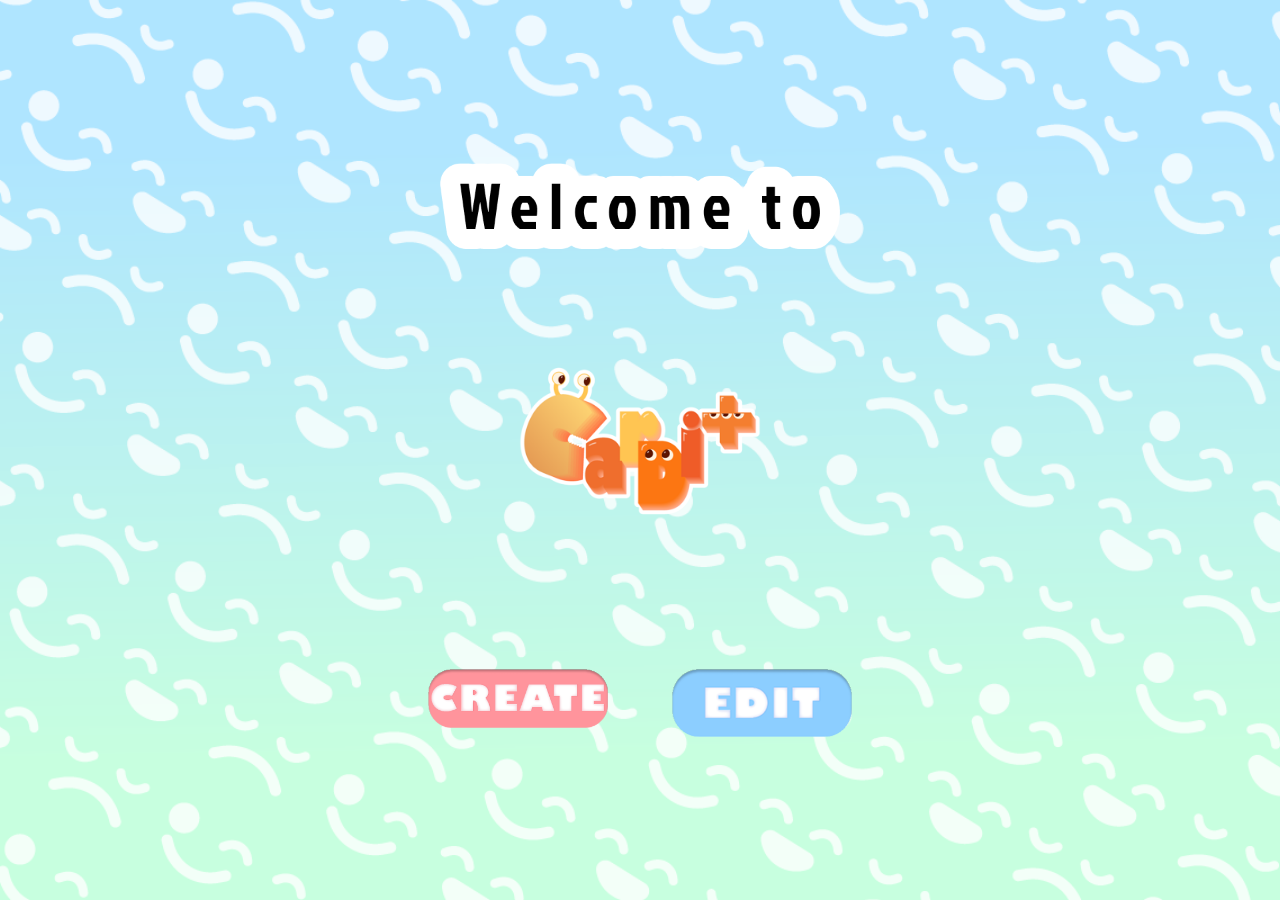
<file: index.html>
<!DOCTYPE html>
<html lang="en">
  <head>
    <meta charset="UTF-8" />
    <meta name="viewport" content="width=device-width, initial-scale=1.0" />
    <title>Main Menu</title>
    <link rel="stylesheet" href="style.css" />
  </head>
  <body>
    <div class="main-menu">
      <img class="background" src="html/img/e2d6e04141b9888f9fa7a87f461940ed91a5bf17.png" />

      <div class="content">
        <img class="welcome" src="html/img/Welcome to.png" />
        <img class="logo" src="html/img/TYPOLOGO2 1.png" />

        <div class="buttons">
          <a href="html/Create.html">
           <img class="btn create" src="html/img/Pressed_=True-1.png" alt="Create" />
           </a>


          <img class="btn edit" src="html/img/Pressed_=True.png" alt="Edit" />
        </div>
      </div>
    </div>
  </body>
</html>
</file>
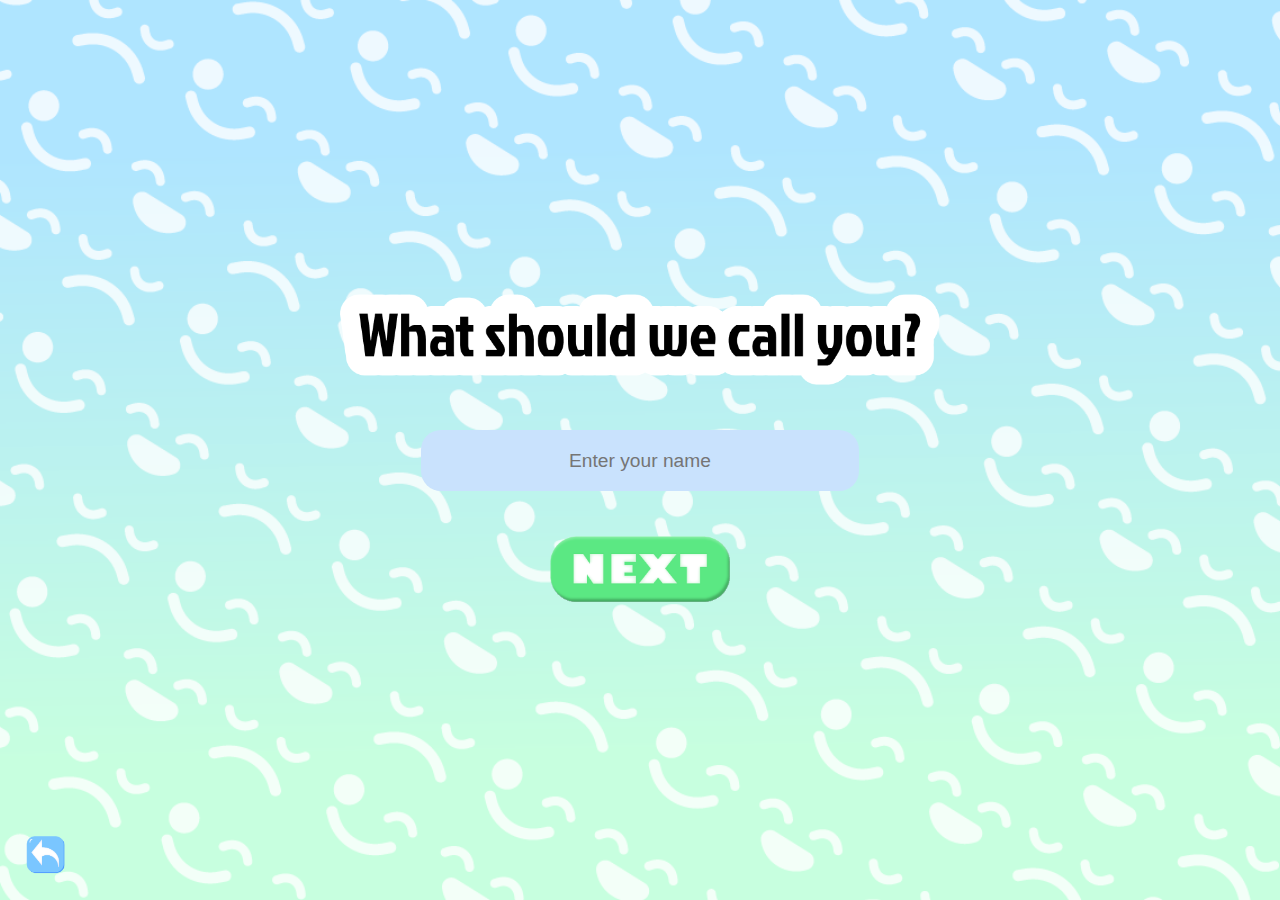
<file: html/Create.html>
<!DOCTYPE html>
<html lang="en">
  <head>
    <meta charset="utf-8" />
    <meta name="viewport" content="width=device-width, initial-scale=1" />
    <link rel="stylesheet" href="Create.css" />
    <title>Create</title>
  </head>
  <body>
    <div class="create-container">
      <img class="bg" src="img/e2d6e04141b9888f9fa7a87f461940ed91a5bf17.png" />

      <div class="content">
        <img class="title" src="img/What should we call you_.png" alt="title" />
        <input class="name-input" type="text" placeholder="Enter your name" />

        <div class="button-group">
          
           <a href="CreateB2.html">
            <img class="btn-next" src="img/工作區域 3 2.png" alt="Next" />
          </a>

        </div>
      </div>
      
        <img class="btn-back" src="img/工作區域 9.png" alt="Back" />
      
      
    </div>
  </body>
</html>
</file>
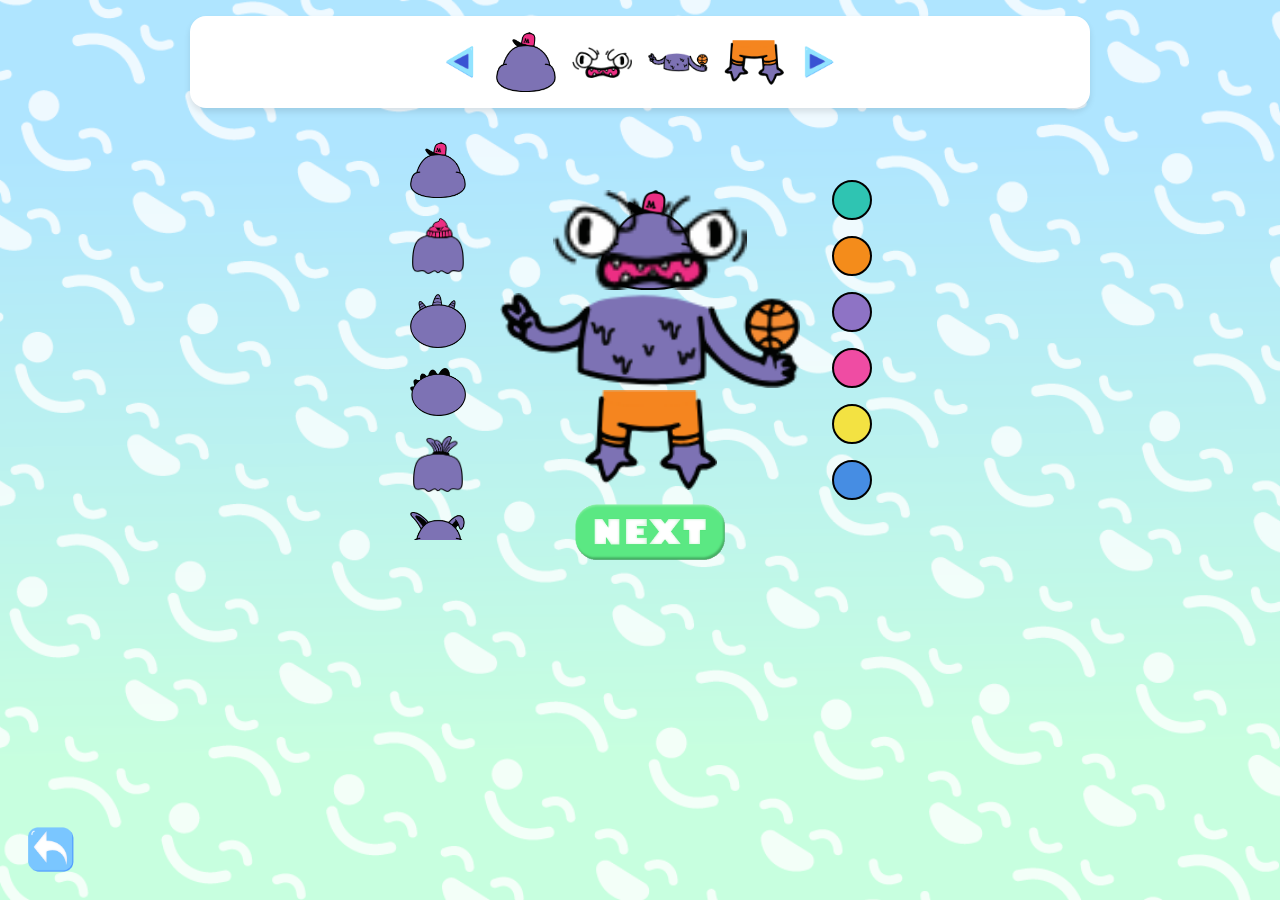
<file: html/CreateB2.html>
<!DOCTYPE html>
<html lang="en">
<head>
  <meta charset="UTF-8" />
  <meta name="viewport" content="width=device-width, initial-scale=1.0"/>
  <title>Character Builder</title>
  <link rel="stylesheet" href="CreateB2.css" />
</head>
<body>
  <div class="wrapper">

    <!-- 上方白色選項列 -->
    <div class="top-bar">
      <img src="img/arrow-left.png" class="arrow" onclick="prev()">
      <div class="icon-preview" onclick="select('head')"></div>
      <div class="icon-preview" onclick="select('face')"></div>
      <div class="icon-preview" onclick="select('body')"></div>
      <div class="icon-preview" onclick="select('legs')"></div>
      <img src="img/arrow-right.png" class="arrow" onclick="next()">
    </div>

    <!-- 主畫面三欄 -->
    <div class="main-content">
      <!-- 左邊圖片選單 -->
      <div class="side-menu" id="side-options"></div>

      <!-- 中央角色舞台 -->
      <div class="stage">
        <div class="part" id="head-part">
          <div id="head"></div>
          <div id="face"></div>
        </div>
        <div class="part" id="body"></div>
        <div class="part" id="legs"></div>
        <a href="CreateBDone.html"><img src="img/next.png" class="next-button" alt="Next"></a>
      </div>

      <!-- 右側顏色按鈕 -->
      <div class="color-menu" id="color-options"></div>
    </div>

    <!-- 左下返回按鈕 -->
    <a href="Create.html"><img class="back-button" src="img/back.png" alt="Back"></a>

  </div>

  <script src="Create.js"></script>
</body>
</html>
</file>
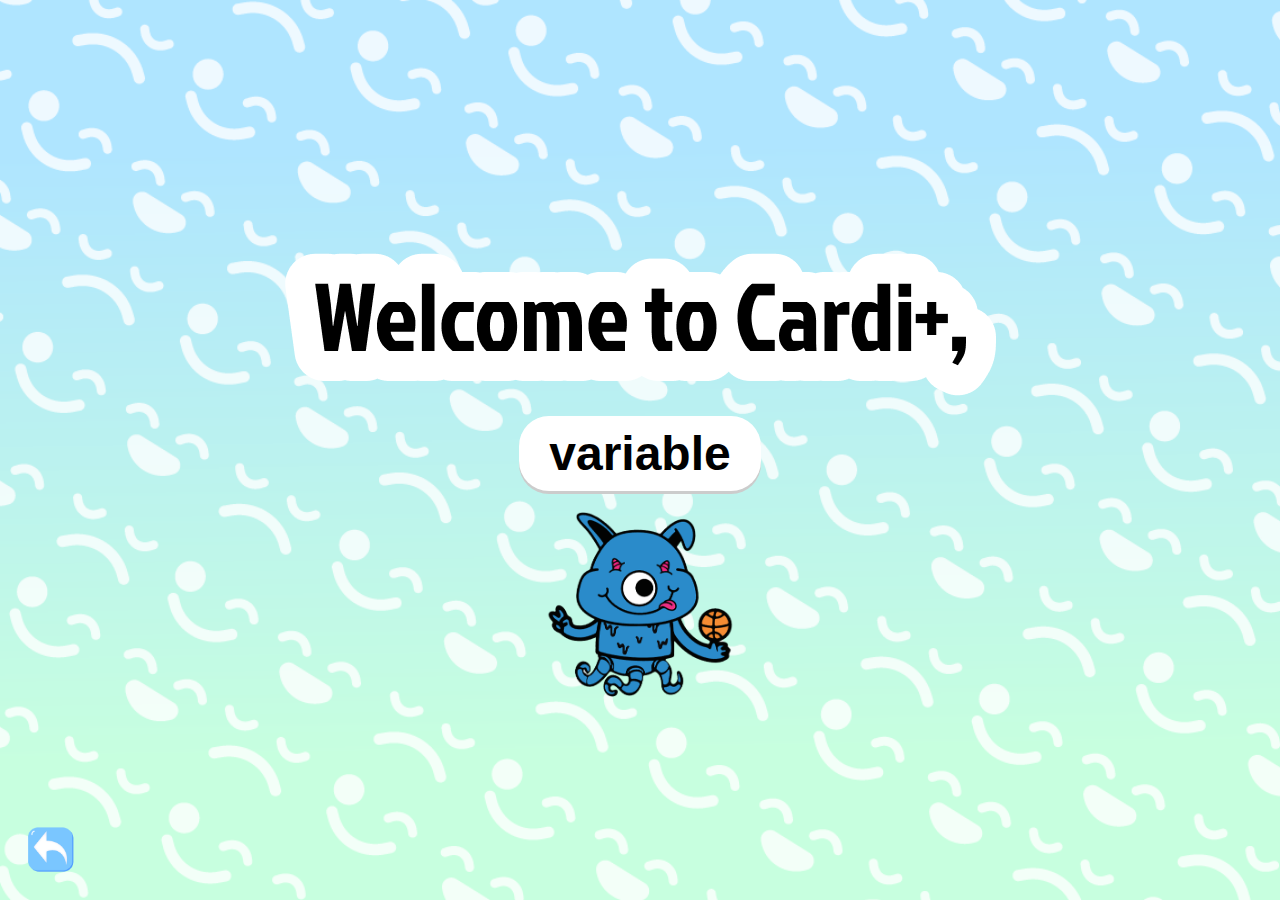
<file: html/CreateBDone.html>
<!DOCTYPE html>
<html lang="en">
<head>
  <meta charset="UTF-8" />
  <meta name="viewport" content="width=device-width, initial-scale=1.0"/>
  <link rel="stylesheet" href="CreateBDone.css" />
  <title>Create Done</title>
</head>
<script src="CreateBDone.js"></script>

<body>
  <div class="create-bdone">
    <div class="container">
      <img class="back" src="img/back.png" alt="back"  />

      <div class="frame">
        <img class="welcome" src="img/Welcome to Cardi+,.png" alt="welcome" />
        <div class="username" id="username">variable</div>
        <img class="monster" src="img/Monsters Standing.png" alt="monster" />
      
      </div>
    </div>
  </div>

  <script>
    // 假設從上一頁用 localStorage 傳入名字
    const name = localStorage.getItem("username") || "Player";
    document.getElementById("username").innerText = name;
  </script>
</body>
</html>
</file>
<file: style.css>
body, html {
  margin: 0;
  padding: 0;
  height: 100%;
  font-family: sans-serif;
}

.main-menu {
  position: relative;
  width: 100%;
  height: 100vh;
  overflow: hidden;
}

.background {
  position: absolute;
  width: 100%;
  height: 100%;
  object-fit: cover;
  z-index: -1;
}

.content {
  display: flex;
  flex-direction: column;
  align-items: center;
  justify-content: center;
  height: 100%;
  padding: 5vw;
  gap: 4vh;
  box-sizing: border-box;
  text-align: center;
}

.welcome {
  width: 60vw;
  max-width: 400px;
  height: auto;
}

.logo {
  width: 70vw;
  max-width: 500px;
  height: auto;
}

.buttons {
  display: flex;
  flex-wrap: wrap;
  justify-content: center;
  gap: 5vw;
  margin-top: 4vh;
}

.btn {
  width: 35vw;
  max-width: 180px;
  height: auto;
  cursor: pointer;
}

/* 📱 手機調整 */
@media (max-width: 600px) {
  .welcome {
    width: 80vw;
  }

  .logo {
    width: 80vw;
  }

  .btn {
    width: 45vw;
  }
}
</file>
<file: html/Create.css>
body, html {
  margin: 0;
  padding: 0;
  height: 100%;
  font-family: sans-serif;
}

.create-container {
  position: relative;
  width: 100%;
  height: 100vh;
  overflow: hidden;
}

.bg {
  position: absolute;
  width: 100%;
  height: 100%;
  object-fit: cover;
  z-index: -1;
}

.content {
  display: flex;
  flex-direction: column;
  align-items: center;
  justify-content: center;
  height: 100%;
  gap: 5vh;
  padding: 0 5vw;
  box-sizing: border-box;
  text-align: center;
}

.title {
  width: 80vw;
  max-width: 600px;
  height: auto;
}

.name-input {
  width: 80vw;
  max-width: 400px;
  padding: 1em;
  border-radius: 20px;
  border: none;
  font-size: 1.2rem;
  background-color: #c9e2fd;
  text-align: center;
}

.button-group {
  display: flex;
  justify-content: center;
  width: 100%;
}

.btn-next {
  width: 40vw;
  max-width: 180px;
  cursor: pointer;
}

.btn-back {
  position: absolute;
  bottom: 20px;
  left: 20px;
  width: 50px;
  height: 50px;
  cursor: pointer;
}

/* 📱 RWD for phones */
@media (max-width: 600px) {
  .name-input {
    font-size: 1rem;
    padding: 0.8em;
  }

  .btn-next {
    width: 50vw;
  }

  .title {
    width: 90vw;
  }
}
</file>
<file: html/CreateB2.css>
* {
  margin: 0;
  padding: 0;
  box-sizing: border-box;
}
body {
  font-family: 'Arial', sans-serif;
  background: url('img/e2d6e04141b9888f9fa7a87f461940ed91a5bf17.png') no-repeat center center fixed;
  background-size: cover;
}
.wrapper {
  max-width: 100%;
  padding: 1rem;
  position: relative;
}

/* 上方選項列 */
.top-bar {
  background-color: white;
  border-radius: 1rem;
  padding: 1rem;
  margin: auto;
  max-width: 900px;
  display: flex;
  align-items: center;
  justify-content: center;
  gap: 1rem;
  box-shadow: 0 4px 6px rgba(0,0,0,0.1);
}
.arrow {
  width: 40px;
  height: 40px;
  cursor: pointer;
}
.icon-preview {
  width: 60px;
  height: 60px;
  background-size: contain;
  background-repeat: no-repeat;
  background-position: center;
  cursor: pointer;
}

/* 主畫面 */
.main-content {
  display: flex;
  justify-content: center;
  align-items: center;
  gap: 2rem;
  margin-top: 2rem;
  flex-wrap: wrap;
}

/* 左側圖片選單 */
.side-menu {
  display: flex;
  flex-direction: column;
  gap: 1rem;
  max-height: 400px;
  overflow-y: auto;
}
.side-menu img {
  width: 60px;
  height: 60px;
  cursor: pointer;
  object-fit: contain;
  border: 2px solid transparent;
}
.side-menu img:hover {
  border-color: #333;
}

/* 中央角色舞台 */
.stage {
  width: 300px;
  display: flex;
  flex-direction: column;
  align-items: center;
  gap: 0;
  position: relative;
}
.part {
  width: 300px;
  height: 100px;
  background-size: contain;
  background-repeat: no-repeat;
  background-position: center;
  position: relative;
}
#head-part {
  position: relative;
}
#head {
  width: 100%;
  height: 100%;
  background-size: contain;
  background-repeat: no-repeat;
  background-position: center;
}
#face {
  width: 100%;
  height: 100%;
  position: absolute;
  top: 0;
  left: 0;
  background-size: contain;
  background-repeat: no-repeat;
  background-position: center;
  pointer-events: none;
}
.next-button {
  width: 150px;
  position: absolute;
  bottom: -70px;
  left: 50%;
  transform: translateX(-50%);
  cursor: pointer;
}

/* 右側顏色按鈕 */
.color-menu {
  display: flex;
  flex-direction: column;
  gap: 1rem;
}
.color-btn {
  width: 40px;
  height: 40px;
  border-radius: 50%;
  border: 2px solid #000;
  cursor: pointer;
}

/* 左下返回按鈕 */
.back-button {
  position: fixed;
  bottom: 20px;
  left: 20px;
  width: 60px;
  height: 60px;
  cursor: pointer;
}

/* RWD */
@media (max-width: 768px) {
  .main-content {
    flex-direction: column;
  }
}
</file>
<file: html/CreateBDone.css>
body {
  margin: 0;
  font-family: Arial, sans-serif;
  background: url("img/e2d6e04141b9888f9fa7a87f461940ed91a5bf17.png") no-repeat center center fixed;
  background-size: cover;
}

.create-bdone {
  display: flex;
  justify-content: center;
  align-items: center;
  height: 100vh;
}

.container {
  position: relative;
  width: 100%;
  max-width: 1080px;
  padding: 20px;
}

.frame {
  display: flex;
  flex-direction: column;
  align-items: center;
  gap: 20px;
  margin-top: 50px;
  z-index: 2;
}

.welcome {
  width: auto;
  max-width: 90%;
  height: auto;
}

.username {
  font-family: 'Lexend', sans-serif;
  font-size: 48px;
  color: black;
  background: white;
  padding: 10px 30px;
  border-radius: 30px;
  font-weight: bold;
  box-shadow: 0 3px 0 #ccc;
}

.monster {
  width: 250px;
  height: auto;
  z-index: 1;
}

.next {
  margin-top: 20px;
  width: 150px;
  height: auto;
  cursor: pointer;
  z-index: 3;
}

.back {
  position: fixed;
  bottom: 20px;
  left: 20px;
  width: 60px;
  height: 60px;
  cursor: pointer;
}

/* RWD */
@media (max-width: 768px) {
  .monster {
    width: 180px;
  }

  .next {
    width: 120px;
  }

  .back {
    width: 50px;
    height: 50px;
  }

  .username {
    font-size: 32px;
    padding: 8px 20px;
  }
}
</file>
